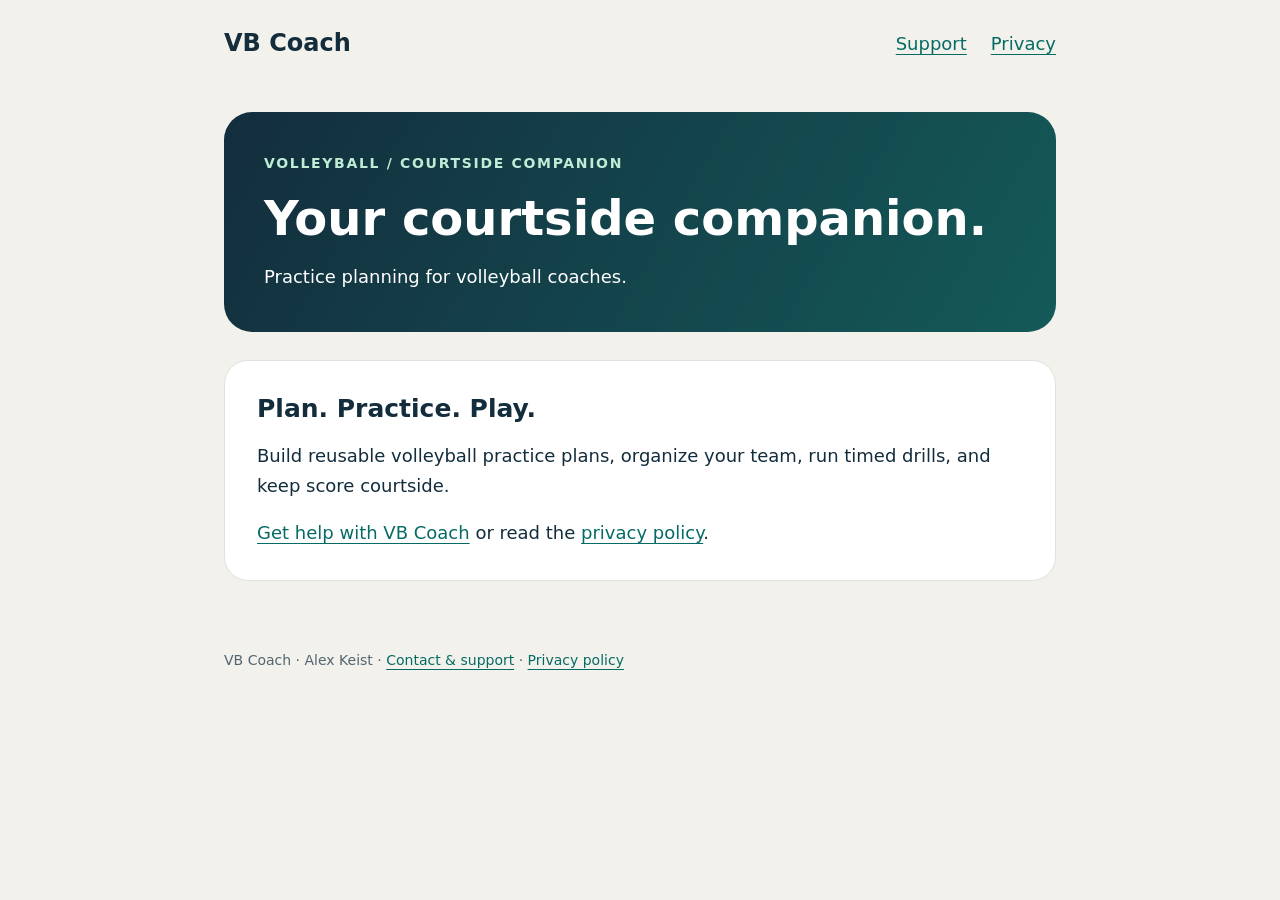
<file: index.html>
<!doctype html>
<html lang="en"><head><meta charset="utf-8"><meta name="viewport" content="width=device-width,initial-scale=1"><meta name="description" content="Practice planning for volleyball coaches."><title>Your courtside companion. · VB Coach</title><link rel="stylesheet" href="style.css"></head>
<body><a class="skip" href="#main">Skip to content</a><header><a class="brand" href="index.html">VB Coach</a><nav aria-label="Main"><a href="support.html">Support</a><a href="privacy.html">Privacy</a></nav></header>
<main id="main"><div class="hero"><div class="eyebrow">Volleyball / Courtside companion</div><h1>Your courtside companion.</h1><p>Practice planning for volleyball coaches.</p></div><section><h2>Plan. Practice. Play.</h2><p>Build reusable volleyball practice plans, organize your team, run timed drills, and keep score courtside.</p><p><a href="support.html">Get help with VB Coach</a> or read the <a href="privacy.html">privacy policy</a>.</p></section></main><footer>VB Coach · Alex Keist · <a href="support.html">Contact &amp; support</a> · <a href="privacy.html">Privacy policy</a></footer></body></html>
</file>
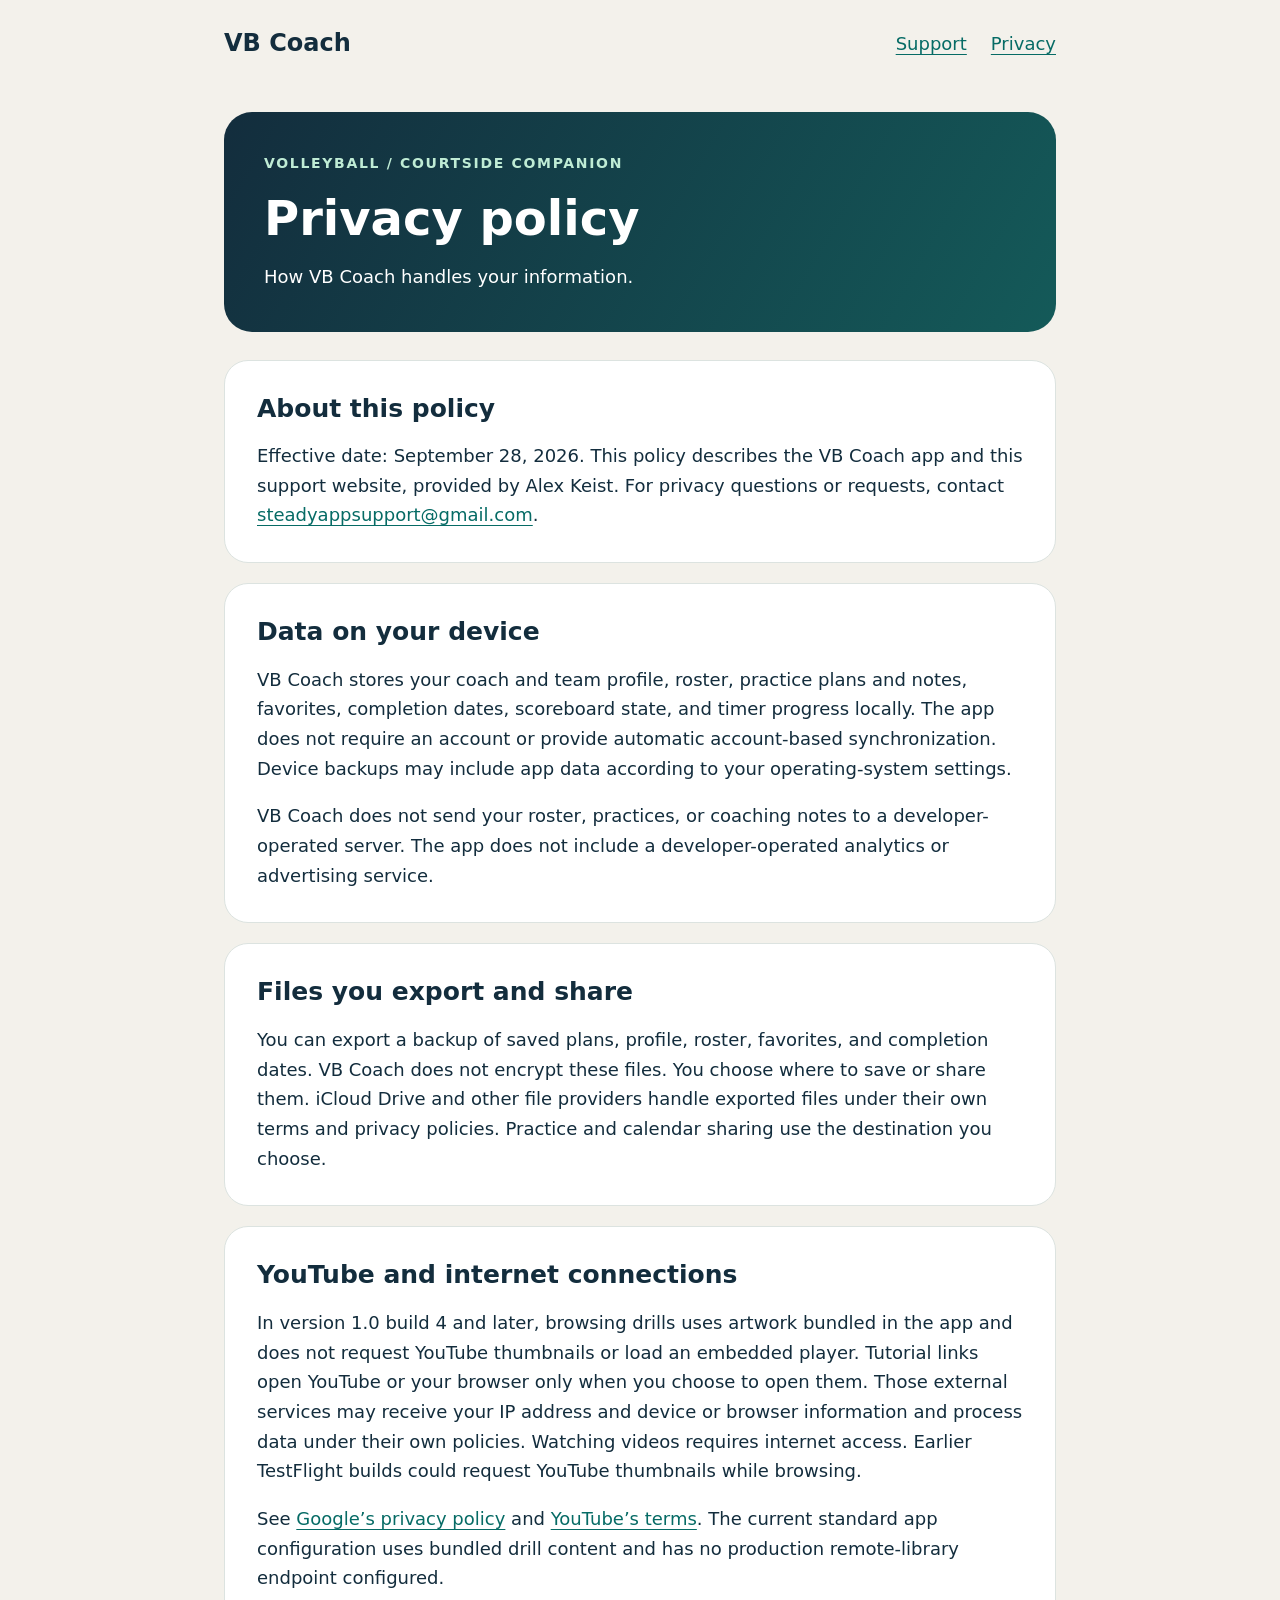
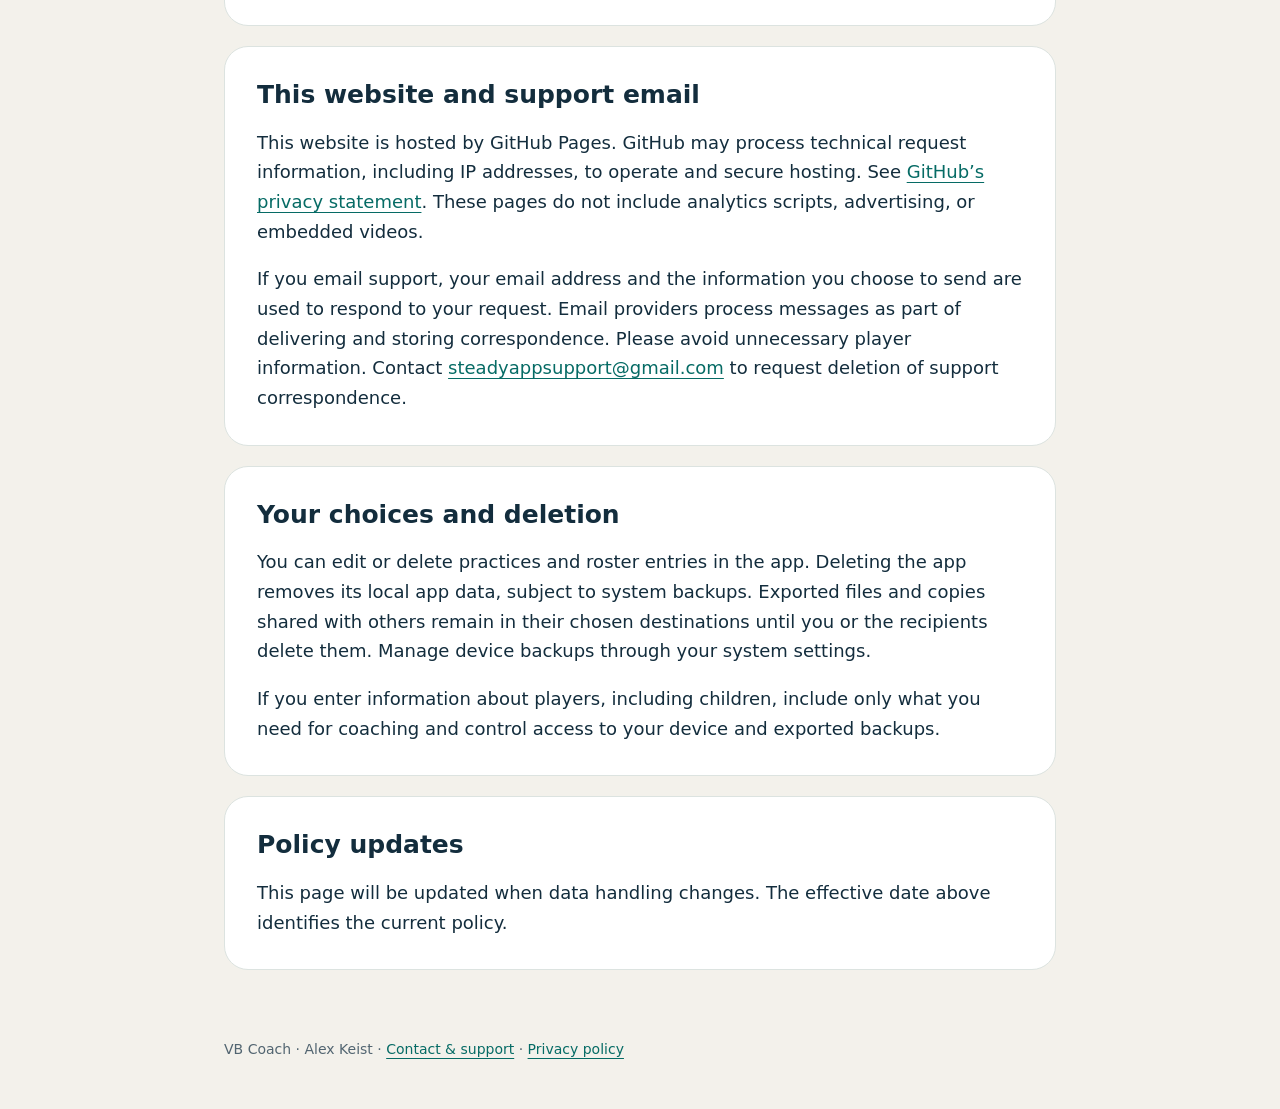
<file: privacy.html>
<!doctype html>
<html lang="en"><head><meta charset="utf-8"><meta name="viewport" content="width=device-width,initial-scale=1"><meta name="description" content="How VB Coach handles your information."><title>Privacy policy · VB Coach</title><link rel="stylesheet" href="style.css"></head>
<body><a class="skip" href="#main">Skip to content</a><header><a class="brand" href="index.html">VB Coach</a><nav aria-label="Main"><a href="support.html">Support</a><a href="privacy.html">Privacy</a></nav></header>
<main id="main"><div class="hero"><div class="eyebrow">Volleyball / Courtside companion</div><h1>Privacy policy</h1><p>How VB Coach handles your information.</p></div><section><h2>About this policy</h2><p>Effective date: September 28, 2026. This policy describes the VB Coach app and this support website, provided by Alex Keist. For privacy questions or requests, contact <a href="mailto:steadyappsupport@gmail.com">steadyappsupport@gmail.com</a>.</p></section><section><h2>Data on your device</h2><p>VB Coach stores your coach and team profile, roster, practice plans and notes, favorites, completion dates, scoreboard state, and timer progress locally. The app does not require an account or provide automatic account-based synchronization. Device backups may include app data according to your operating-system settings.</p><p>VB Coach does not send your roster, practices, or coaching notes to a developer-operated server. The app does not include a developer-operated analytics or advertising service.</p></section><section><h2>Files you export and share</h2><p>You can export a backup of saved plans, profile, roster, favorites, and completion dates. VB Coach does not encrypt these files. You choose where to save or share them. iCloud Drive and other file providers handle exported files under their own terms and privacy policies. Practice and calendar sharing use the destination you choose.</p></section><section><h2>YouTube and internet connections</h2><p>In version 1.0 build 4 and later, browsing drills uses artwork bundled in the app and does not request YouTube thumbnails or load an embedded player. Tutorial links open YouTube or your browser only when you choose to open them. Those external services may receive your IP address and device or browser information and process data under their own policies. Watching videos requires internet access. Earlier TestFlight builds could request YouTube thumbnails while browsing.</p><p>See <a href="https://policies.google.com/privacy">Google’s privacy policy</a> and <a href="https://www.youtube.com/t/terms">YouTube’s terms</a>. The current standard app configuration uses bundled drill content and has no production remote-library endpoint configured.</p></section><section><h2>This website and support email</h2><p>This website is hosted by GitHub Pages. GitHub may process technical request information, including IP addresses, to operate and secure hosting. See <a href="https://docs.github.com/en/site-policy/privacy-policies/github-general-privacy-statement">GitHub’s privacy statement</a>. These pages do not include analytics scripts, advertising, or embedded videos.</p><p>If you email support, your email address and the information you choose to send are used to respond to your request. Email providers process messages as part of delivering and storing correspondence. Please avoid unnecessary player information. Contact <a href="mailto:steadyappsupport@gmail.com">steadyappsupport@gmail.com</a> to request deletion of support correspondence.</p></section><section><h2>Your choices and deletion</h2><p>You can edit or delete practices and roster entries in the app. Deleting the app removes its local app data, subject to system backups. Exported files and copies shared with others remain in their chosen destinations until you or the recipients delete them. Manage device backups through your system settings.</p><p>If you enter information about players, including children, include only what you need for coaching and control access to your device and exported backups.</p></section><section><h2>Policy updates</h2><p>This page will be updated when data handling changes. The effective date above identifies the current policy.</p></section></main><footer>VB Coach · Alex Keist · <a href="support.html">Contact &amp; support</a> · <a href="privacy.html">Privacy policy</a></footer></body></html>
</file>
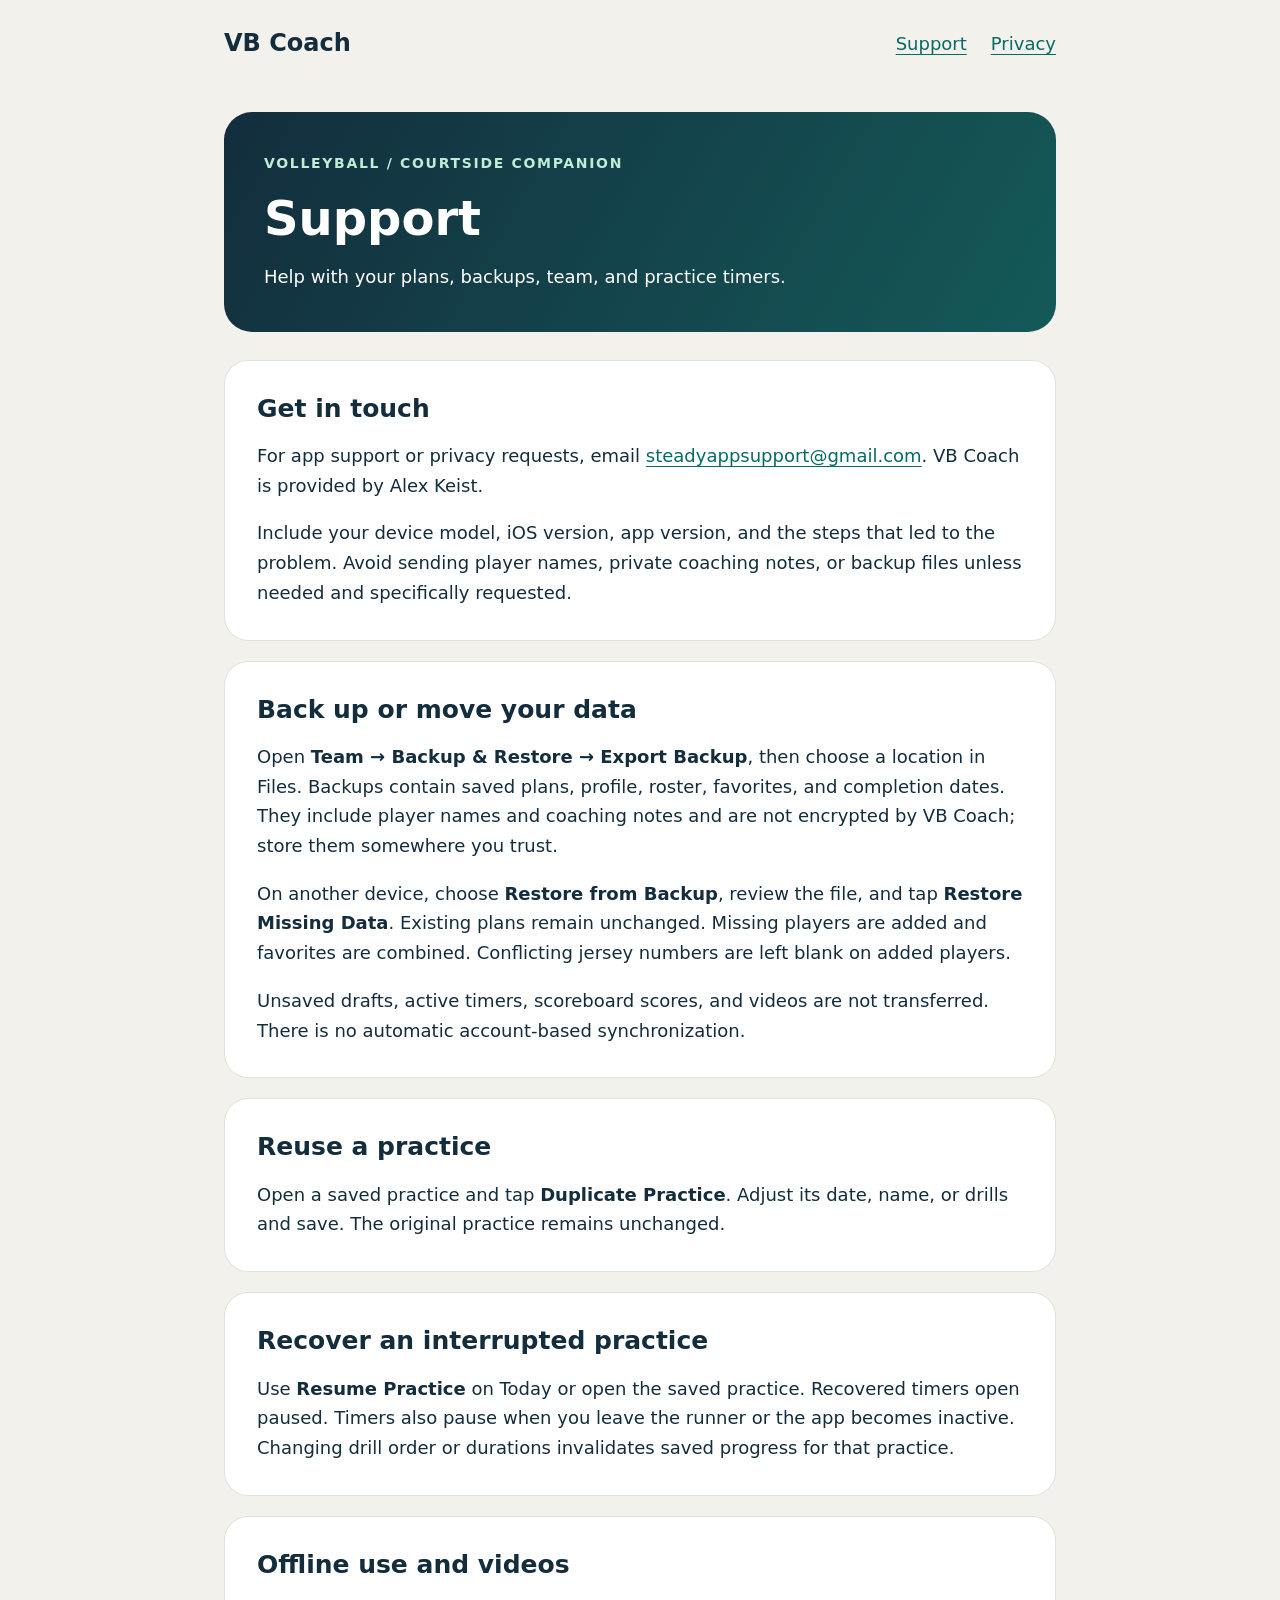
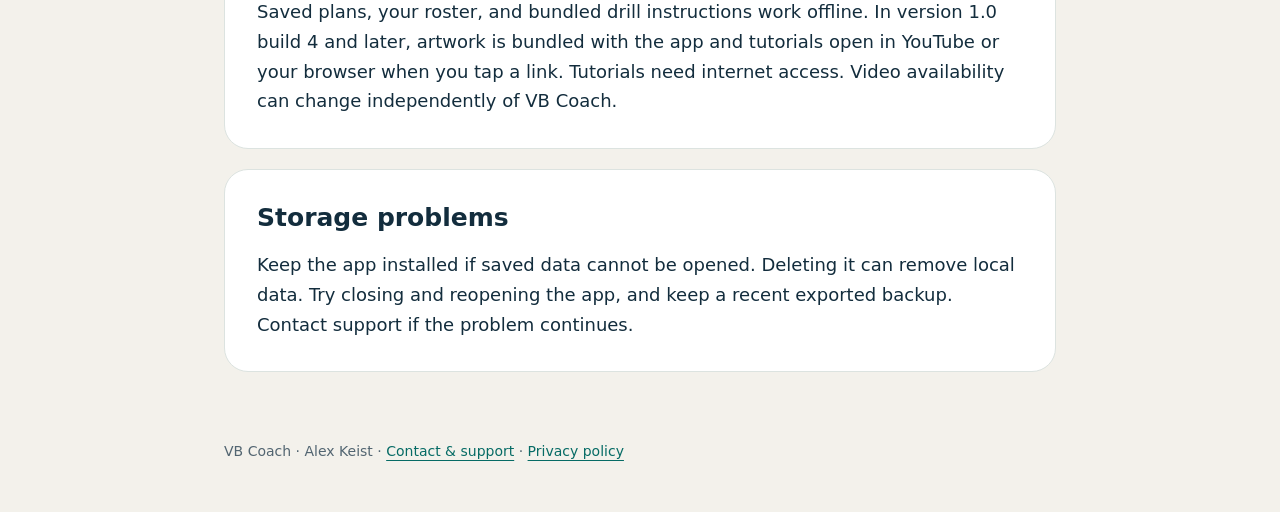
<file: support.html>
<!doctype html>
<html lang="en"><head><meta charset="utf-8"><meta name="viewport" content="width=device-width,initial-scale=1"><meta name="description" content="Help with your plans, backups, team, and practice timers."><title>Support · VB Coach</title><link rel="stylesheet" href="style.css"></head>
<body><a class="skip" href="#main">Skip to content</a><header><a class="brand" href="index.html">VB Coach</a><nav aria-label="Main"><a href="support.html">Support</a><a href="privacy.html">Privacy</a></nav></header>
<main id="main"><div class="hero"><div class="eyebrow">Volleyball / Courtside companion</div><h1>Support</h1><p>Help with your plans, backups, team, and practice timers.</p></div><section><h2>Get in touch</h2><p>For app support or privacy requests, email <a href="mailto:steadyappsupport@gmail.com">steadyappsupport@gmail.com</a>. VB Coach is provided by Alex Keist.</p><p>Include your device model, iOS version, app version, and the steps that led to the problem. Avoid sending player names, private coaching notes, or backup files unless needed and specifically requested.</p></section><section><h2>Back up or move your data</h2><p>Open <strong>Team → Backup &amp; Restore → Export Backup</strong>, then choose a location in Files. Backups contain saved plans, profile, roster, favorites, and completion dates. They include player names and coaching notes and are not encrypted by VB Coach; store them somewhere you trust.</p><p>On another device, choose <strong>Restore from Backup</strong>, review the file, and tap <strong>Restore Missing Data</strong>. Existing plans remain unchanged. Missing players are added and favorites are combined. Conflicting jersey numbers are left blank on added players.</p><p>Unsaved drafts, active timers, scoreboard scores, and videos are not transferred. There is no automatic account-based synchronization.</p></section><section><h2>Reuse a practice</h2><p>Open a saved practice and tap <strong>Duplicate Practice</strong>. Adjust its date, name, or drills and save. The original practice remains unchanged.</p></section><section><h2>Recover an interrupted practice</h2><p>Use <strong>Resume Practice</strong> on Today or open the saved practice. Recovered timers open paused. Timers also pause when you leave the runner or the app becomes inactive. Changing drill order or durations invalidates saved progress for that practice.</p></section><section><h2>Offline use and videos</h2><p>Saved plans, your roster, and bundled drill instructions work offline. In version 1.0 build 4 and later, artwork is bundled with the app and tutorials open in YouTube or your browser when you tap a link. Tutorials need internet access. Video availability can change independently of VB Coach.</p></section><section><h2>Storage problems</h2><p>Keep the app installed if saved data cannot be opened. Deleting it can remove local data. Try closing and reopening the app, and keep a recent exported backup. Contact support if the problem continues.</p></section></main><footer>VB Coach · Alex Keist · <a href="support.html">Contact &amp; support</a> · <a href="privacy.html">Privacy policy</a></footer></body></html>
</file>
<file: style.css>
:root{color-scheme:light;--navy:#132d3d;--teal:#087f78;--paper:#f3f1eb;--mint:#bfecd5}
*{box-sizing:border-box}body{margin:0;background:var(--paper);color:var(--navy);font:18px/1.65 system-ui,-apple-system,sans-serif}
a{color:#066b65;text-underline-offset:4px;overflow-wrap:anywhere}a:hover{text-decoration-thickness:2px}a:focus-visible{outline:3px solid var(--teal);outline-offset:5px}
header,main,footer{max-width:880px;margin:auto;padding:24px}header{display:flex;align-items:center;justify-content:space-between;gap:20px;flex-wrap:wrap}.brand{font-size:24px;font-weight:800;text-decoration:none;color:var(--navy)}nav{display:flex;gap:24px;flex-wrap:wrap}
.hero{background:linear-gradient(120deg,var(--navy),#145a59);color:white;padding:40px;border-radius:28px;margin-bottom:28px}.eyebrow{color:var(--mint);font-size:14px;letter-spacing:.12em;text-transform:uppercase;font-weight:700}h1{font-size:clamp(32px,6vw,48px);line-height:1.15;margin:16px 0}h2{font-size:25px;line-height:1.3;margin:0 0 16px}p{margin:0 0 18px}p:last-child{margin:0}section{background:white;border-radius:24px;padding:32px;margin:20px 0;border:1px solid #dce3e0}footer{font-size:14px;color:#526571;padding-bottom:48px}.skip{position:absolute;left:-10000px}.skip:focus{left:12px;top:12px;background:white;padding:12px;z-index:1}
@media(max-width:520px){header,main,footer{padding:20px}.hero,section{padding:24px}body{font-size:17px}nav{gap:18px}}
</file>
